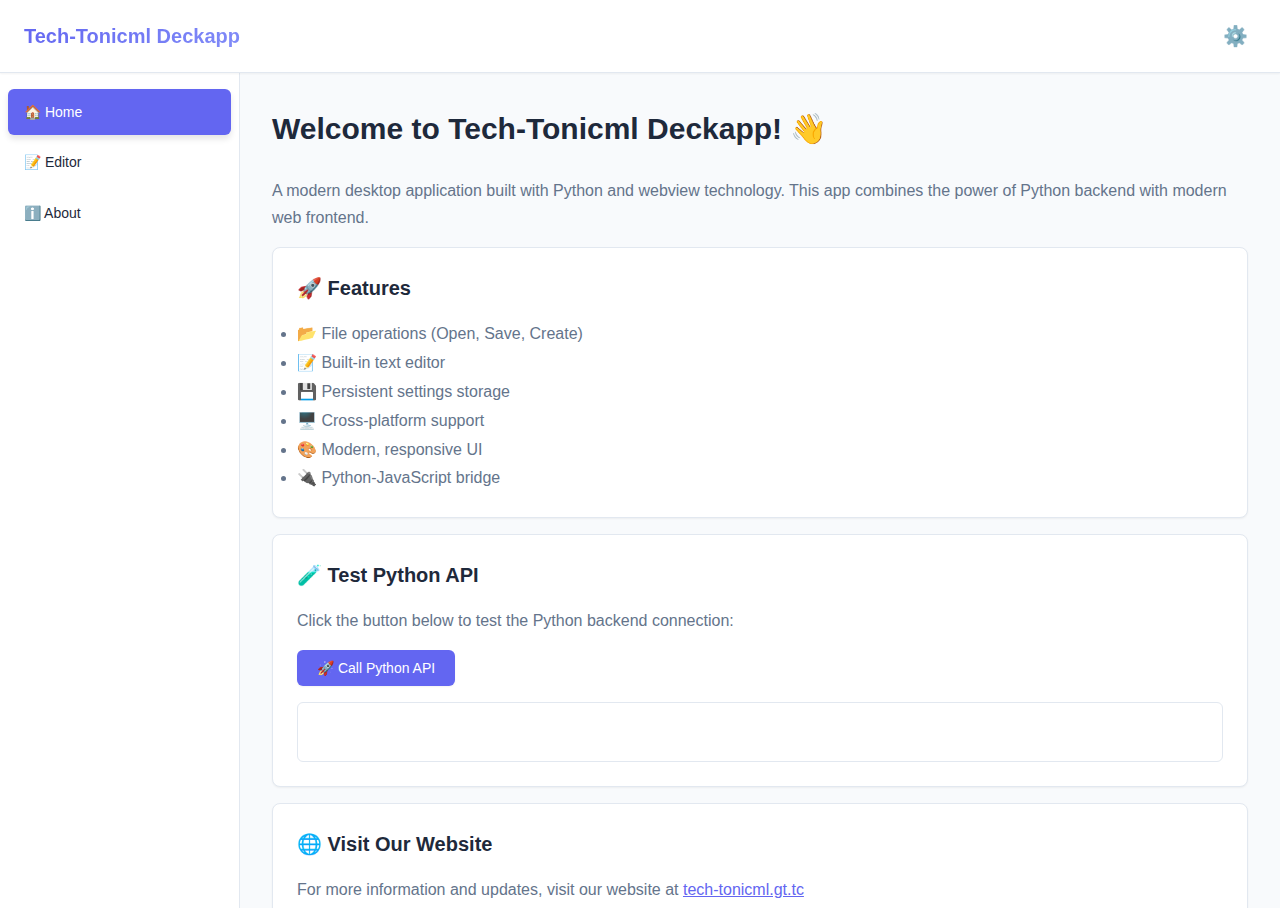
<file: web/index.html>
<!DOCTYPE html>
<html lang="en">
<head>
    <meta charset="UTF-8">
    <meta name="viewport" content="width=device-width, initial-scale=1.0">
    <meta name="description" content="Tech-Tonicml Deckapp - A Python-powered desktop application">
    <meta name="author" content="ethcocoder">
    <title>Tech-Tonicml Deckapp</title>
    <link rel="stylesheet" href="css/style.css">
</head>
<body>
    <!-- Application Header -->
    <header class="app-header">
        <div class="header-left">
            <h1 class="app-title">Tech-Tonicml Deckapp</h1>
        </div>
        <div class="header-right">
            <button id="settingsBtn" class="icon-btn" title="Settings">
                ⚙️
            </button>
        </div>
    </header>

    <!-- Main Application Area -->
    <main class="app-main">
        <!-- Sidebar Navigation -->
        <aside class="sidebar">
            <nav class="nav-menu">
                <a href="#home" class="nav-item active" data-page="home">
                    🏠 Home
                </a>
                <a href="#editor" class="nav-item" data-page="editor">
                    📝 Editor
                </a>
                <a href="#about" class="nav-item" data-page="about">
                    ℹ️ About
                </a>
            </nav>
        </aside>

        <!-- Content Area -->
        <section class="content">
            
            <!-- ==================== Home Page ==================== -->
            <div id="home" class="page active">
                <h2>Welcome to Tech-Tonicml Deckapp! 👋</h2>
                <p>
                    A modern desktop application built with Python and webview technology.
                    This app combines the power of Python backend with modern web frontend.
                </p>

                <div class="card">
                    <h3>🚀 Features</h3>
                    <ul style="color: var(--text-secondary); line-height: 1.8;">
                        <li>📂 File operations (Open, Save, Create)</li>
                        <li>📝 Built-in text editor</li>
                        <li>💾 Persistent settings storage</li>
                        <li>🖥️ Cross-platform support</li>
                        <li>🎨 Modern, responsive UI</li>
                        <li>🔌 Python-JavaScript bridge</li>
                    </ul>
                </div>

                <div class="card">
                    <h3>🧪 Test Python API</h3>
                    <p>Click the button below to test the Python backend connection:</p>
                    <button id="demoBtn" class="btn btn-primary">
                        🚀 Call Python API
                    </button>
                    <div id="result" class="result-box mt-2"></div>
                </div>

                <div class="card">
                    <h3>🌐 Visit Our Website</h3>
                    <p>
                        For more information and updates, visit our website at 
                        <a href="https://tech-tonicml.gt.tc" 
                           target="_blank" 
                           style="color: var(--primary-color); text-decoration: underline;">
                            tech-tonicml.gt.tc
                        </a>
                    </p>
                </div>
            </div>

            <!-- ==================== Editor Page ==================== -->
            <div id="editor" class="page">
                <h2>Text Editor 📝</h2>
                <p>Create, open, and save text files with this simple editor.</p>

                <div class="editor-toolbar">
                    <button id="newBtn" class="btn">
                        ➕ New
                    </button>
                    <button id="openBtn" class="btn">
                        📂 Open
                    </button>
                    <button id="saveBtn" class="btn btn-success">
                        💾 Save
                    </button>
                </div>

                <div class="card" style="padding: 0; overflow: hidden;">
                    <textarea 
                        id="editor-content" 
                        class="editor-textarea" 
                        placeholder="Start typing your text here...
                        
You can use this editor to:
• Create new text files
• Open existing files from your computer
• Save your work
• Edit .txt and .md files

Try it out!"
                        style="border: none; border-radius: 0; height: 500px;"
                    ></textarea>
                </div>

                <div class="editor-info">
                    <span>
                        <strong>Current File:</strong> 
                        <span id="currentFile">Untitled</span>
                    </span>
                    <span id="charCount">0 characters</span>
                </div>
            </div>

            <!-- ==================== About Page ==================== -->
            <div id="about" class="page">
                <h2>About 💡</h2>
                
                <div class="card">
                    <div id="appInfo">
                        <h3>📱 Application Information</h3>
                        <div class="info-grid">
                            <div class="info-item">
                                <strong>Name</strong>
                                <span>Tech-Tonicml Deckapp</span>
                            </div>
                            <div class="info-item">
                                <strong>Version</strong>
                                <span>1.0.0</span>
                            </div>
                            <div class="info-item">
                                <strong>Author</strong>
                                <span>ethcocoder</span>
                            </div>
                            <div class="info-item" style="grid-column: 1 / -1;">
                                <strong>Website</strong>
                                <span>
                                    <a href="https://tech-tonicml.gt.tc" 
                                       target="_blank" 
                                       style="color: var(--primary-color);">
                                        tech-tonicml.gt.tc
                                    </a>
                                </span>
                            </div>
                        </div>
                    </div>
                </div>

                <div class="card">
                    <div id="systemInfo">
                        <h3>💻 System Information</h3>
                        <p style="color: var(--text-muted);">Loading system information...</p>
                    </div>
                </div>

                <div class="card">
                    <h3>🛠️ Technology Stack</h3>
                    <div class="info-grid">
                        <div class="info-item">
                            <strong>Backend</strong>
                            <span>Python 3.8+</span>
                        </div>
                        <div class="info-item">
                            <strong>GUI Framework</strong>
                            <span>PyWebView</span>
                        </div>
                        <div class="info-item">
                            <strong>Frontend</strong>
                            <span>HTML5, CSS3, JavaScript</span>
                        </div>
                        <div class="info-item">
                            <strong>Build Tool</strong>
                            <span>PyInstaller</span>
                        </div>
                    </div>
                </div>

                <div class="card">
                    <h3>📄 License & Credits</h3>
                    <p>
                        Built with ❤️ by <strong>ethcocoder</strong>
                    </p>
                    <p style="color: var(--text-muted); font-size: 0.875rem; margin-top: var(--spacing-md);">
                        © 2025 Tech-Tonicml. All rights reserved.
                    </p>
                </div>
            </div>

        </section>
    </main>

    <!-- JavaScript -->
    <script src="js/api.js"></script>
    <script src="js/app.js"></script>
</body>
</html>
</file>
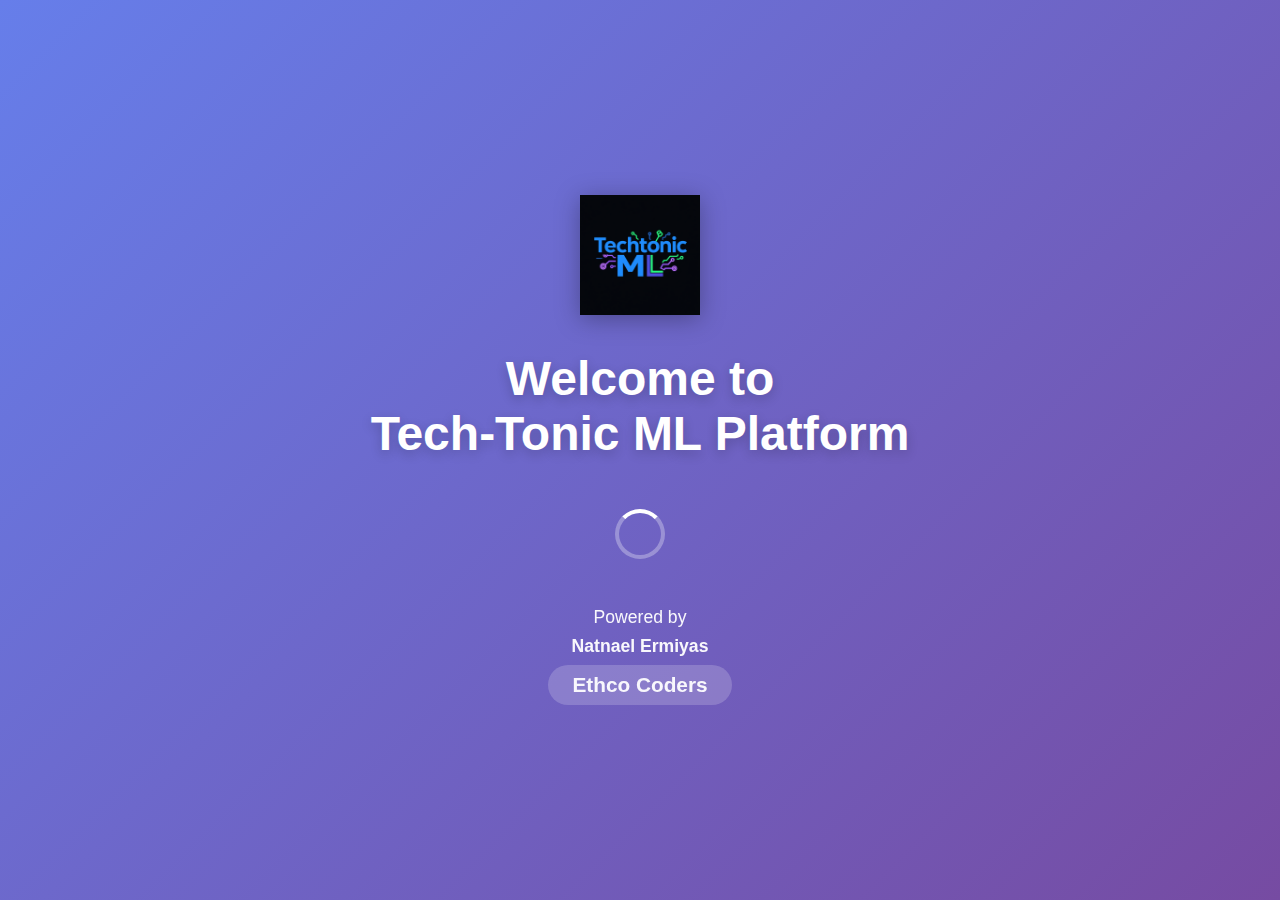
<file: web/splash.html>
<!DOCTYPE html>
<html lang="en">

<head>
    <meta charset="UTF-8">
    <meta name="viewport" content="width=device-width, initial-scale=1.0">
    <title>Loading...</title>
    <style>
        * {
            margin: 0;
            padding: 0;
            box-sizing: border-box;
        }

        body {
            font-family: -apple-system, BlinkMacSystemFont, 'Segoe UI', Roboto, 'Helvetica Neue', Arial, sans-serif;
            background: linear-gradient(135deg, #667eea 0%, #764ba2 100%);
            display: flex;
            justify-content: center;
            align-items: center;
            height: 100vh;
            overflow: hidden;
        }

        .splash-container {
            text-align: center;
            color: white;
            animation: fadeIn 0.8s ease-in;
        }

        .welcome-text {
            font-size: 3rem;
            font-weight: 700;
            margin-bottom: 3rem;
            text-shadow: 0 4px 12px rgba(0, 0, 0, 0.2);
            animation: slideDown 0.8s ease-out;
        }

        .powered-by {
            font-size: 1.1rem;
            margin-top: 3rem;
            opacity: 0.95;
            animation: slideUp 0.8s ease-out;
        }

        .powered-by strong {
            font-weight: 600;
            display: block;
            margin-top: 0.5rem;
        }

        .company-name {
            font-size: 1.3rem;
            font-weight: 600;
            background: rgba(255, 255, 255, 0.2);
            padding: 0.5rem 1.5rem;
            border-radius: 50px;
            display: inline-block;
            margin-top: 0.5rem;
            backdrop-filter: blur(10px);
        }

        .loading-spinner {
            margin: 2rem auto;
            width: 50px;
            height: 50px;
            border: 4px solid rgba(255, 255, 255, 0.3);
            border-top-color: white;
            border-radius: 50%;
            animation: spin 1s linear infinite;
        }

        @keyframes fadeIn {
            from {
                opacity: 0;
            }

            to {
                opacity: 1;
            }
        }

        @keyframes slideDown {
            from {
                opacity: 0;
                transform: translateY(-30px);
            }

            to {
                opacity: 1;
                transform: translateY(0);
            }
        }

        @keyframes slideUp {
            from {
                opacity: 0;
                transform: translateY(30px);
            }

            to {
                opacity: 1;
                transform: translateY(0);
            }
        }

        @keyframes spin {
            to {
                transform: rotate(360deg);
            }
        }

        .logo-container {
            margin-bottom: 2rem;
            animation: pulse 2s ease-in-out infinite;
        }

        .logo-image {
            width: 120px;
            height: 120px;
            object-fit: contain;
            filter: drop-shadow(0 4px 12px rgba(0, 0, 0, 0.3));
        }

        @keyframes pulse {

            0%,
            100% {
                transform: scale(1);
            }

            50% {
                transform: scale(1.1);
            }
        }
    </style>
</head>

<body>
    <div class="splash-container">
        <div class="logo-container">
            <img src="assets/icons/techtonicml.png" alt="Tech-Tonicml Logo" class="logo-image">
        </div>

        <h1 class="welcome-text">
            Welcome to<br>Tech-Tonic ML Platform
        </h1>

        <div class="loading-spinner"></div>

        <div class="powered-by">
            Powered by
            <strong>Natnael Ermiyas</strong>
            <div class="company-name">Ethco Coders</div>
        </div>
    </div>

    <script>
        // Auto-redirect to main website after splash duration
        setTimeout(function () {
            window.location.href = 'https://tech-tonicml.gt.tc';
        }, 3000); // 3 seconds
    </script>
</body>

</html>
</file>
<file: web/css/style.css>
/* ==================== CSS Variables & Reset ==================== */

* {
    margin: 0;
    padding: 0;
    box-sizing: border-box;
}

:root {
    /* Primary Colors */
    --primary-color: #6366f1;
    --primary-hover: #4f46e5;
    --primary-light: #818cf8;
    --primary-dark: #3730a3;
    
    /* Background Colors */
    --bg-color: #f8fafc;
    --surface-color: #ffffff;
    --surface-hover: #f1f5f9;
    
    /* Text Colors */
    --text-color: #1e293b;
    --text-secondary: #64748b;
    --text-muted: #94a3b8;
    
    /* Border & Shadow */
    --border-color: #e2e8f0;
    --border-hover: #cbd5e1;
    --shadow-sm: 0 1px 2px rgba(0, 0, 0, 0.05);
    --shadow: 0 1px 3px rgba(0, 0, 0, 0.1);
    --shadow-md: 0 4px 6px rgba(0, 0, 0, 0.1);
    --shadow-lg: 0 10px 25px rgba(0, 0, 0, 0.1);
    
    /* Status Colors */
    --success-color: #10b981;
    --warning-color: #f59e0b;
    --error-color: #ef4444;
    --info-color: #3b82f6;
    
    /* Spacing */
    --spacing-xs: 0.25rem;
    --spacing-sm: 0.5rem;
    --spacing-md: 1rem;
    --spacing-lg: 1.5rem;
    --spacing-xl: 2rem;
    
    /* Border Radius */
    --radius-sm: 0.25rem;
    --radius-md: 0.375rem;
    --radius-lg: 0.5rem;
    --radius-xl: 0.75rem;
    
    /* Transitions */
    --transition-fast: 150ms ease;
    --transition-base: 200ms ease;
    --transition-slow: 300ms ease;
}

/* ==================== Base Styles ==================== */

body {
    font-family: -apple-system, BlinkMacSystemFont, 'Segoe UI', Roboto, 
                 'Helvetica Neue', Arial, sans-serif;
    background: var(--bg-color);
    color: var(--text-color);
    line-height: 1.6;
    overflow: hidden;
    -webkit-font-smoothing: antialiased;
    -moz-osx-font-smoothing: grayscale;
}

/* ==================== Header ==================== */

.app-header {
    display: flex;
    justify-content: space-between;
    align-items: center;
    padding: var(--spacing-md) var(--spacing-lg);
    background: var(--surface-color);
    border-bottom: 1px solid var(--border-color);
    box-shadow: var(--shadow-sm);
    position: relative;
    z-index: 100;
}

.header-left {
    display: flex;
    align-items: center;
    gap: var(--spacing-md);
}

.app-title {
    font-size: 1.25rem;
    font-weight: 600;
    background: linear-gradient(135deg, var(--primary-color), var(--primary-light));
    -webkit-background-clip: text;
    -webkit-text-fill-color: transparent;
    background-clip: text;
}

.app-version {
    font-size: 0.75rem;
    color: var(--text-muted);
    background: var(--bg-color);
    padding: 0.125rem 0.5rem;
    border-radius: var(--radius-md);
}

.header-right {
    display: flex;
    align-items: center;
    gap: var(--spacing-sm);
}

.icon-btn {
    background: none;
    border: none;
    font-size: 1.25rem;
    cursor: pointer;
    padding: var(--spacing-sm);
    border-radius: var(--radius-md);
    transition: background var(--transition-base);
    display: flex;
    align-items: center;
    justify-content: center;
}

.icon-btn:hover {
    background: var(--surface-hover);
}

.icon-btn:active {
    transform: scale(0.95);
}

/* ==================== Main Layout ==================== */

.app-main {
    display: flex;
    height: calc(100vh - 65px);
}

/* ==================== Sidebar ==================== */

.sidebar {
    width: 240px;
    background: var(--surface-color);
    border-right: 1px solid var(--border-color);
    padding: var(--spacing-md) 0;
    overflow-y: auto;
}

.nav-menu {
    display: flex;
    flex-direction: column;
    gap: var(--spacing-xs);
    padding: 0 var(--spacing-sm);
}

.nav-item {
    display: flex;
    align-items: center;
    gap: var(--spacing-sm);
    padding: 0.75rem var(--spacing-md);
    color: var(--text-color);
    text-decoration: none;
    border-radius: var(--radius-md);
    transition: all var(--transition-base);
    font-size: 0.875rem;
    font-weight: 500;
}

.nav-item:hover {
    background: var(--surface-hover);
    transform: translateX(2px);
}

.nav-item.active {
    background: var(--primary-color);
    color: white;
    box-shadow: var(--shadow-md);
}

.nav-item.active:hover {
    background: var(--primary-hover);
}

/* ==================== Content Area ==================== */

.content {
    flex: 1;
    overflow-y: auto;
    padding: var(--spacing-xl);
    background: var(--bg-color);
}

.page {
    display: none;
    max-width: 1200px;
}

.page.active {
    display: block;
    animation: fadeIn var(--transition-slow);
}

@keyframes fadeIn {
    from {
        opacity: 0;
        transform: translateY(10px);
    }
    to {
        opacity: 1;
        transform: translateY(0);
    }
}

.page h2 {
    font-size: 1.875rem;
    font-weight: 700;
    margin-bottom: var(--spacing-lg);
    color: var(--text-color);
}

.page h3 {
    font-size: 1.25rem;
    font-weight: 600;
    margin: var(--spacing-lg) 0 var(--spacing-md);
    color: var(--text-color);
}

.page p {
    color: var(--text-secondary);
    margin-bottom: var(--spacing-md);
    line-height: 1.7;
}

/* ==================== Buttons ==================== */

.btn {
    padding: 0.625rem 1.25rem;
    background: var(--primary-color);
    color: white;
    border: none;
    border-radius: var(--radius-md);
    font-size: 0.875rem;
    font-weight: 500;
    cursor: pointer;
    transition: all var(--transition-base);
    display: inline-flex;
    align-items: center;
    gap: var(--spacing-sm);
    box-shadow: var(--shadow-sm);
}

.btn:hover {
    background: var(--primary-hover);
    box-shadow: var(--shadow-md);
    transform: translateY(-1px);
}

.btn:active {
    transform: translateY(0);
    box-shadow: var(--shadow-sm);
}

.btn-primary {
    background: var(--primary-color);
}

.btn-secondary {
    background: var(--text-secondary);
}

.btn-success {
    background: var(--success-color);
}

.btn-outline {
    background: transparent;
    color: var(--primary-color);
    border: 2px solid var(--primary-color);
}

.btn-outline:hover {
    background: var(--primary-color);
    color: white;
}

/* ==================== Cards ==================== */

.card {
    background: var(--surface-color);
    border: 1px solid var(--border-color);
    border-radius: var(--radius-lg);
    padding: var(--spacing-lg);
    margin-bottom: var(--spacing-md);
    box-shadow: var(--shadow-sm);
    transition: all var(--transition-base);
}

.card:hover {
    box-shadow: var(--shadow-md);
    border-color: var(--border-hover);
}

.card h3 {
    margin-top: 0;
}

/* ==================== Editor Page ==================== */

.editor-toolbar {
    display: flex;
    gap: var(--spacing-sm);
    margin-bottom: var(--spacing-md);
    flex-wrap: wrap;
}

.editor-textarea {
    width: 100%;
    height: 400px;
    padding: var(--spacing-md);
    border: 1px solid var(--border-color);
    border-radius: var(--radius-md);
    font-family: 'Consolas', 'Monaco', 'Courier New', monospace;
    font-size: 0.875rem;
    resize: vertical;
    background: var(--surface-color);
    color: var(--text-color);
    transition: border-color var(--transition-base);
}

.editor-textarea:focus {
    outline: none;
    border-color: var(--primary-color);
    box-shadow: 0 0 0 3px rgba(99, 102, 241, 0.1);
}

.editor-info {
    display: flex;
    justify-content: space-between;
    align-items: center;
    margin-top: var(--spacing-sm);
    font-size: 0.75rem;
    color: var(--text-muted);
}

/* ==================== Result/Info Boxes ==================== */

.result-box {
    margin-top: var(--spacing-md);
    padding: var(--spacing-md);
    background: var(--surface-color);
    border: 1px solid var(--border-color);
    border-radius: var(--radius-md);
    min-height: 60px;
    font-family: 'Consolas', 'Monaco', 'Courier New', monospace;
    font-size: 0.875rem;
}

.result-box pre {
    margin: 0;
    white-space: pre-wrap;
    word-wrap: break-word;
}

.info-grid {
    display: grid;
    grid-template-columns: repeat(auto-fit, minmax(250px, 1fr));
    gap: var(--spacing-md);
    margin-top: var(--spacing-md);
}

.info-item {
    background: var(--surface-color);
    border: 1px solid var(--border-color);
    border-radius: var(--radius-md);
    padding: var(--spacing-md);
}

.info-item strong {
    color: var(--primary-color);
    display: block;
    margin-bottom: var(--spacing-xs);
    font-size: 0.75rem;
    text-transform: uppercase;
    letter-spacing: 0.5px;
}

.info-item span {
    color: var(--text-color);
    font-size: 0.875rem;
}

/* ==================== System Info List ==================== */

#systemInfo ul {
    list-style: none;
    padding: 0;
}

#systemInfo li {
    padding: var(--spacing-sm) 0;
    border-bottom: 1px solid var(--border-color);
}

#systemInfo li:last-child {
    border-bottom: none;
}

#systemInfo strong {
    color: var(--primary-color);
    font-weight: 600;
}

/* ==================== Scrollbar Styling ==================== */

::-webkit-scrollbar {
    width: 8px;
    height: 8px;
}

::-webkit-scrollbar-track {
    background: var(--bg-color);
}

::-webkit-scrollbar-thumb {
    background: var(--border-color);
    border-radius: var(--radius-sm);
}

::-webkit-scrollbar-thumb:hover {
    background: var(--text-secondary);
}

/* ==================== Animations ==================== */

@keyframes slideIn {
    from {
        opacity: 0;
        transform: translateX(-20px);
    }
    to {
        opacity: 1;
        transform: translateX(0);
    }
}

.animate-slide-in {
    animation: slideIn var(--transition-slow);
}

/* ==================== Utility Classes ==================== */

.text-center {
    text-align: center;
}

.text-muted {
    color: var(--text-muted);
}

.mt-1 { margin-top: var(--spacing-sm); }
.mt-2 { margin-top: var(--spacing-md); }
.mt-3 { margin-top: var(--spacing-lg); }
.mt-4 { margin-top: var(--spacing-xl); }

.mb-1 { margin-bottom: var(--spacing-sm); }
.mb-2 { margin-bottom: var(--spacing-md); }
.mb-3 { margin-bottom: var(--spacing-lg); }
.mb-4 { margin-bottom: var(--spacing-xl); }

.hidden {
    display: none !important;
}

.flex {
    display: flex;
}

.flex-center {
    display: flex;
    align-items: center;
    justify-content: center;
}

.gap-1 { gap: var(--spacing-sm); }
.gap-2 { gap: var(--spacing-md); }
.gap-3 { gap: var(--spacing-lg); }
</file>
